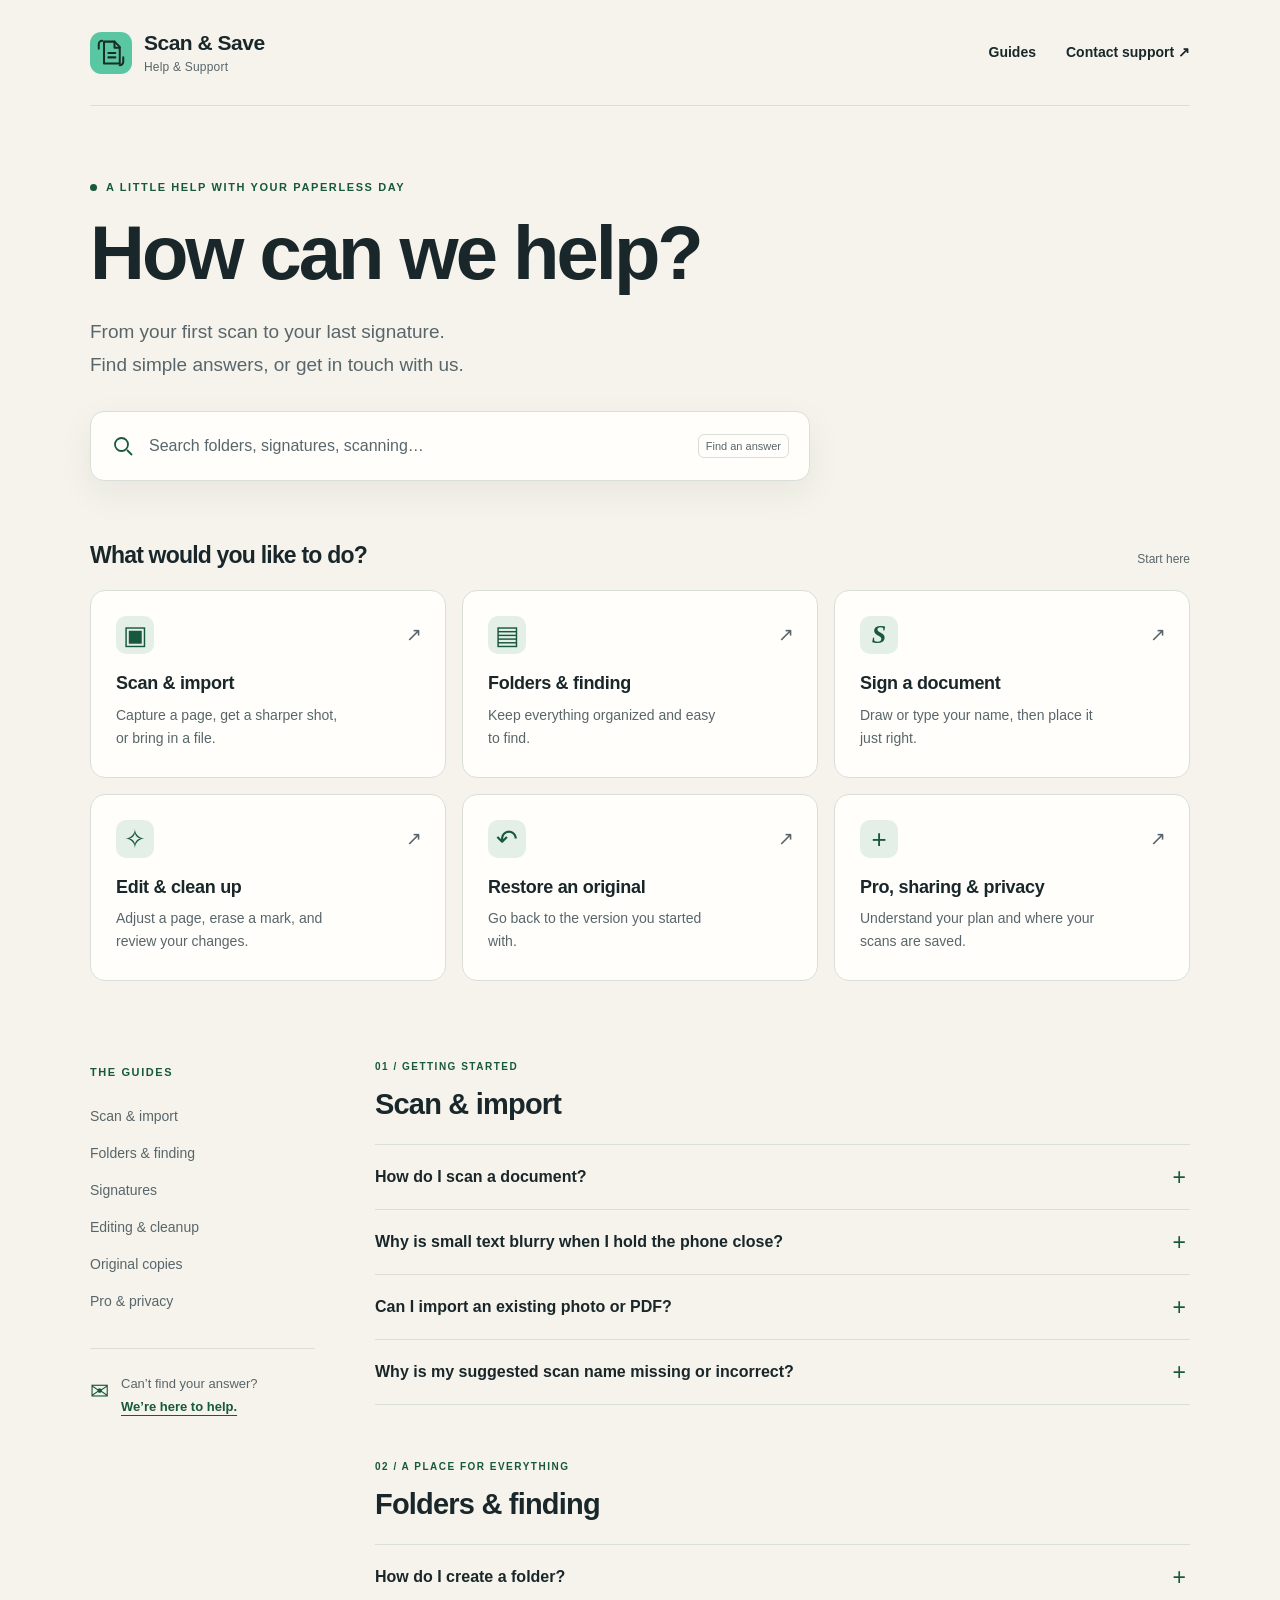
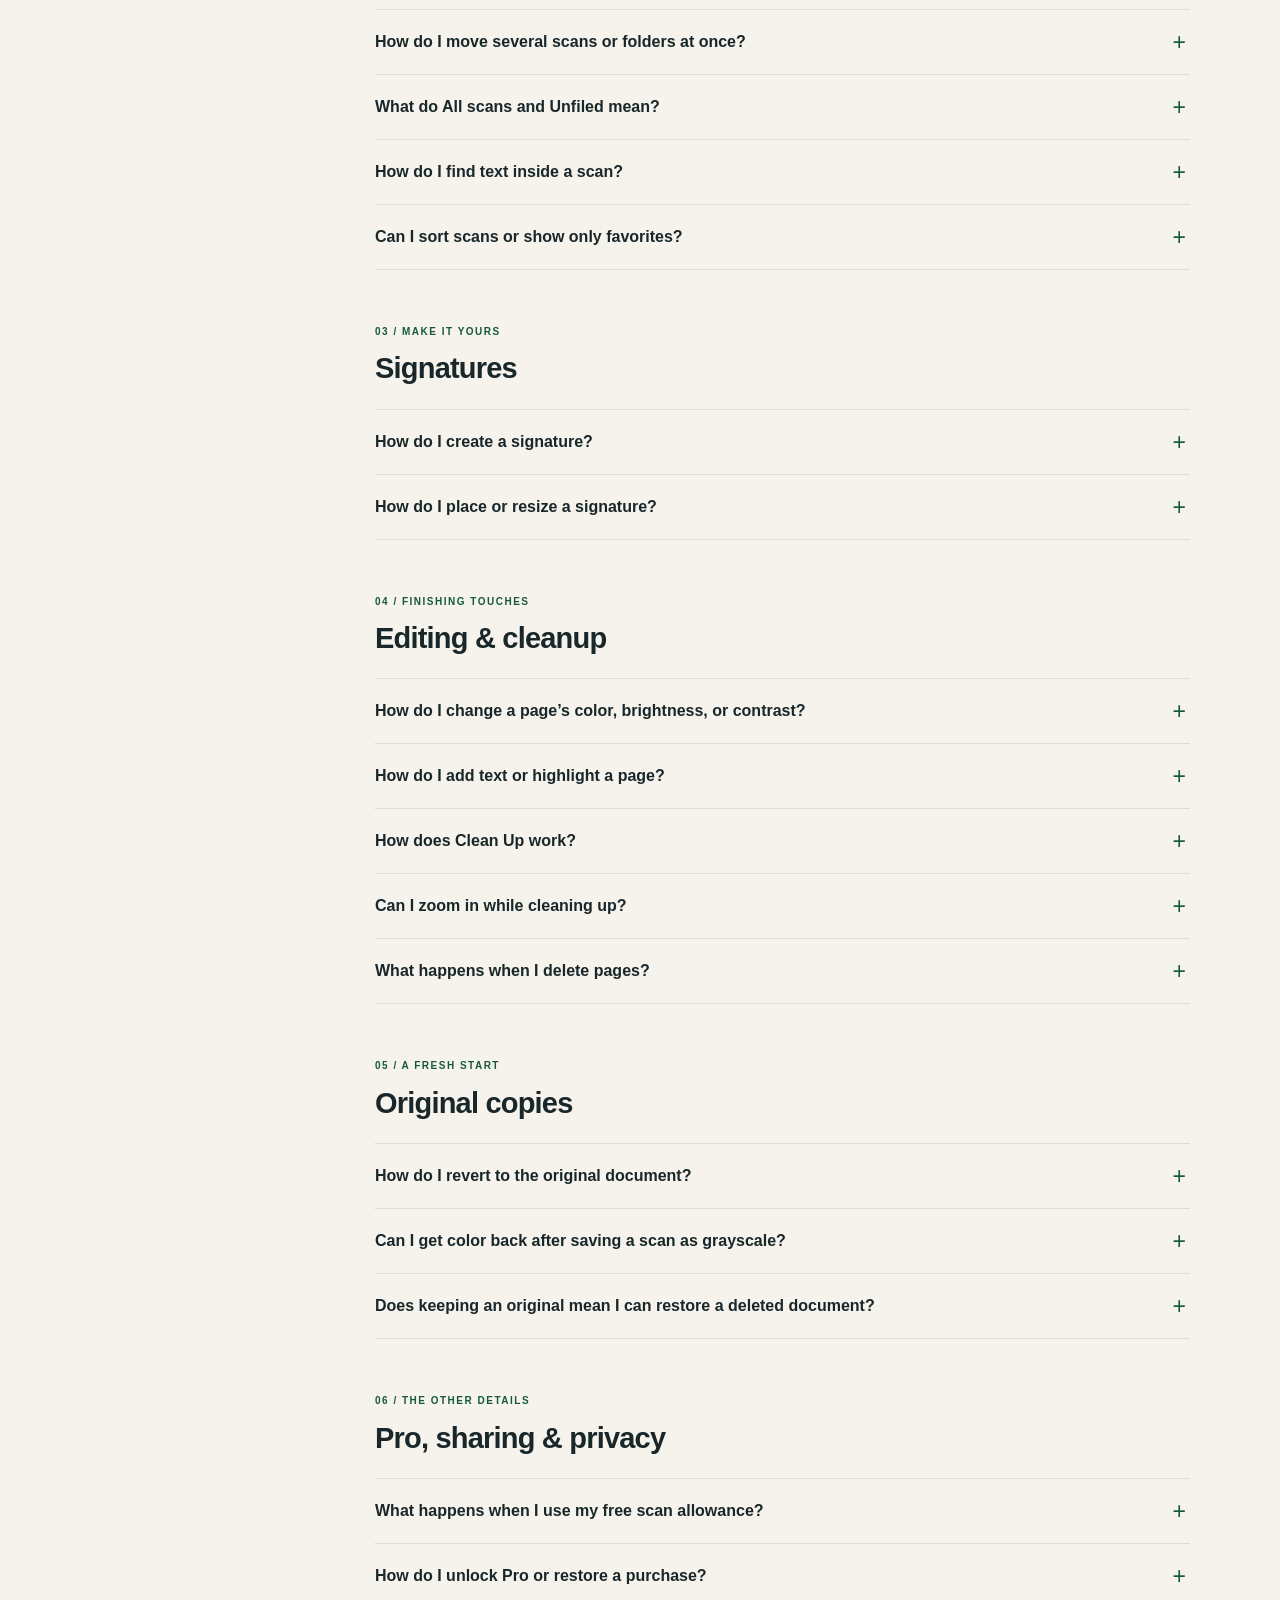
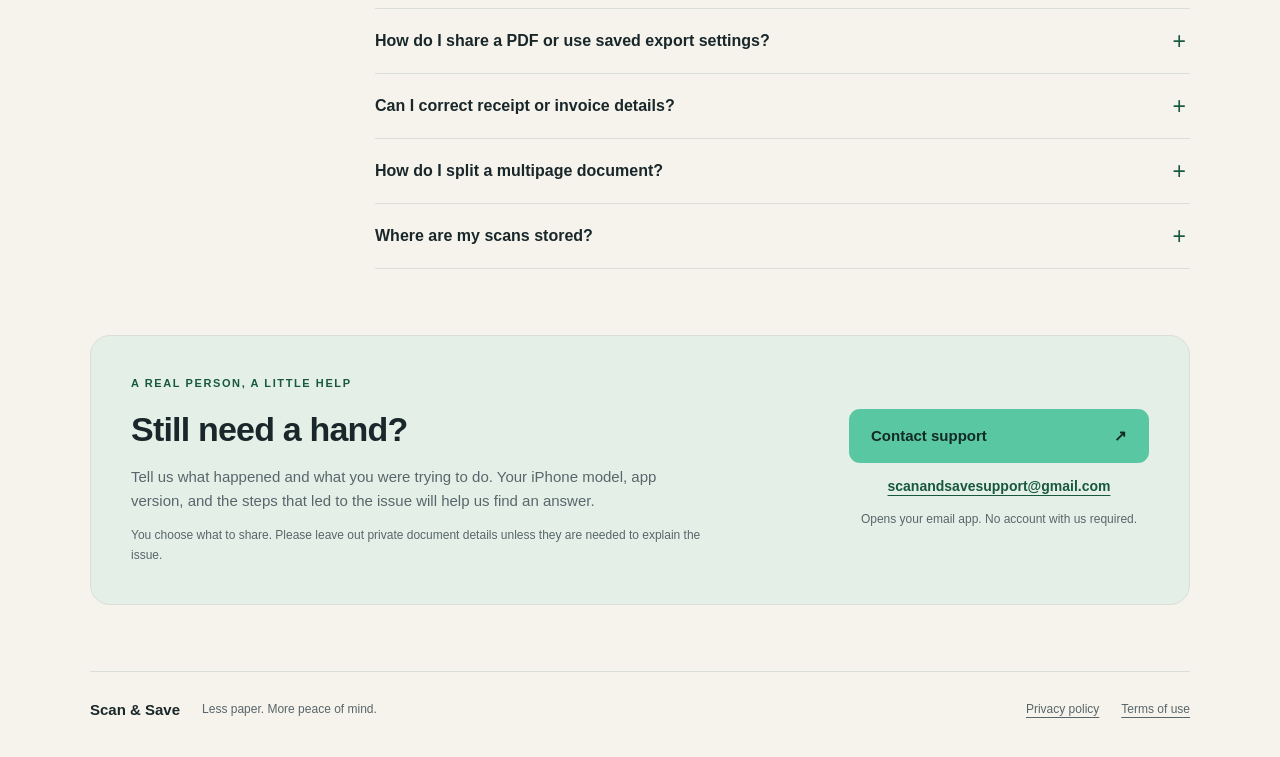
<file: index.html>
<!doctype html>
<html lang="en">
<head>
  <meta charset="utf-8">
  <meta name="viewport" content="width=device-width, initial-scale=1">
  <meta name="color-scheme" content="light dark">
  <meta name="description" content="Help with Scan & Save for iPhone: scanning, folders, signatures, cleanup, original copies, and Pro.">
  <title>Scan & Save · Help & Support</title>
  <link rel="icon" href="icon.svg" type="image/svg+xml">
  <link rel="stylesheet" href="styles.css">
  <script src="support.js" defer></script>
</head>
<body>
<a class="skip-link" href="#main">Skip to help</a>
<header class="site-header wrap">
  <a class="brand" href="./" aria-label="Scan and Save support home">
    <img src="icon.svg" width="42" height="42" alt="">
    <span>Scan &amp; Save<small>Help &amp; Support</small></span>
  </a>
  <nav aria-label="Main navigation">
    <a href="#topics">Guides</a>
    <a href="#contact">Contact support <span aria-hidden="true">↗</span></a>
  </nav>
</header>
<main id="main">
  <section class="hero wrap" aria-labelledby="hero-title">
    <p class="eyebrow"><span class="status-dot" aria-hidden="true"></span> A little help with your paperless day</p>
    <h1 id="hero-title">How can we help?</h1>
    <p class="intro">From your first scan to your last signature.<br class="desktop-break"> Find simple answers, or get in touch with us.</p>
    <div class="search-box">
      <svg viewBox="0 0 24 24" width="24" height="24" fill="none" stroke="currentColor" stroke-width="1.8" aria-hidden="true"><circle cx="10.5" cy="10.5" r="6.5"/><path d="m16 16 5 5"/></svg>
      <label class="sr-only" for="help-search">Search help topics</label>
      <input id="help-search" type="search" placeholder="Search folders, signatures, scanning…" autocomplete="off" aria-controls="help-topics" disabled>
      <span class="search-hint" aria-hidden="true">Find an answer</span>
    </div>
    <noscript><p>You can browse every guide below without turning on JavaScript.</p></noscript>
    <p id="search-status" class="search-status" role="status" aria-live="polite" hidden></p>
  </section>

  <section class="wrap" id="topics" aria-labelledby="topics-title">
    <div class="section-heading"><h2 id="topics-title">What would you like to do?</h2><span class="quiet">Start here</span></div>
    <div class="topic-grid">
      <a class="topic-card" href="#scanning"><span class="topic-icon" aria-hidden="true">▣</span><h3>Scan &amp; import</h3><p>Capture a page, get a sharper shot, or bring in a file.</p><span class="card-arrow" aria-hidden="true">↗</span></a>
      <a class="topic-card" href="#folders"><span class="topic-icon" aria-hidden="true">▤</span><h3>Folders &amp; finding</h3><p>Keep everything organized and easy to find.</p><span class="card-arrow" aria-hidden="true">↗</span></a>
      <a class="topic-card" href="#signatures"><span class="topic-icon script-icon" aria-hidden="true">S</span><h3>Sign a document</h3><p>Draw or type your name, then place it just right.</p><span class="card-arrow" aria-hidden="true">↗</span></a>
      <a class="topic-card" href="#editing"><span class="topic-icon" aria-hidden="true">✧</span><h3>Edit &amp; clean up</h3><p>Adjust a page, erase a mark, and review your changes.</p><span class="card-arrow" aria-hidden="true">↗</span></a>
      <a class="topic-card" href="#originals"><span class="topic-icon" aria-hidden="true">↶</span><h3>Restore an original</h3><p>Go back to the version you started with.</p><span class="card-arrow" aria-hidden="true">↗</span></a>
      <a class="topic-card" href="#pro"><span class="topic-icon" aria-hidden="true">+</span><h3>Pro, sharing &amp; privacy</h3><p>Understand your plan and where your scans are saved.</p><span class="card-arrow" aria-hidden="true">↗</span></a>
    </div>
  </section>

  <div class="wrap help-layout" id="help-topics">
    <aside class="guide-sidebar" aria-label="Guide topics">
      <p class="eyebrow">THE GUIDES</p>
      <a href="#scanning">Scan &amp; import</a><a href="#folders">Folders &amp; finding</a><a href="#signatures">Signatures</a><a href="#editing">Editing &amp; cleanup</a><a href="#originals">Original copies</a><a href="#pro">Pro &amp; privacy</a>
      <div class="sidebar-note"><span aria-hidden="true">✉</span><p>Can’t find your answer?<br><a href="#contact">We’re here to help.</a></p></div>
    </aside>
    <div class="guide-content">
      <section class="help-section" id="scanning" data-topic="Scan import camera focus photo file">
        <p class="eyebrow">01 / GETTING STARTED</p><h2>Scan &amp; import</h2>
        <details><summary>How do I scan a document?</summary><div class="answer"><ol><li>Tap <strong>Scan</strong>, or tap <strong>+</strong> and choose <strong>Scan with camera</strong>.</li><li>Use <strong>Full page</strong> for documents, or <strong>Close-up</strong> for small text.</li><li>Capture your pages and finish the scan.</li><li>Review the suggested name, change it if you like, then tap <strong>Save</strong>.</li></ol><p>Camera scanning needs a physical iPhone with camera access enabled.</p></div></details>
        <details><summary>Why is small text blurry when I hold the phone close?</summary><div class="answer"><p>Try <strong>Close-up</strong> at the top of the scanner. On supported iPhones, it uses the camera designed for nearby subjects. Tap the text to focus, hold steady, and use good lighting.</p><p>If the text is still blurry, move the phone back slightly. Close-up mode captures the whole photo; Full page mode handles automatic page detection.</p></div></details>
        <details><summary>Can I import an existing photo or PDF?</summary><div class="answer"><p>Tap <strong>+</strong> on the home screen, then choose <strong>Import photos</strong> or <strong>Import PDF or file</strong>. Select the files you want to bring into your library.</p></div></details>
        <details><summary>Why is my suggested scan name missing or incorrect?</summary><div class="answer"><p>The app reads text from the scan before suggesting a name. If it cannot find a useful name, you can enter one yourself or keep <strong>Untitled scan</strong>. You can also rename a saved scan by pressing and holding it, then choosing <strong>Rename</strong>.</p></div></details>
      </section>
      <section class="help-section" id="folders" data-topic="Folders tags move select organize search unfiled">
        <p class="eyebrow">02 / A PLACE FOR EVERYTHING</p><h2>Folders &amp; finding</h2>
        <details><summary>How do I create a folder?</summary><div class="answer"><p>Folders are included with Pro. On the home screen, tap <strong>+</strong>, then <strong>New folder</strong>. Give it a name and tap <strong>Create</strong>. Open an existing folder first if you want the new folder inside it.</p></div></details>
        <details><summary>How do I move several scans or folders at once?</summary><div class="answer"><ol><li>Tap <strong>Edit</strong> beside the folder title.</li><li>Select the scans or folders you want to move. You can use <strong>Select all</strong>.</li><li>Tap <strong>Move</strong> and choose a destination.</li></ol><p>To make a destination while moving, choose <strong>New folder</strong>, enter its name, choose where it belongs, then tap <strong>Create and move</strong>. The library opens the destination after a successful move.</p></div></details>
        <details><summary>What do All scans and Unfiled mean?</summary><div class="answer"><p><strong>All scans</strong> shows every document in your library. <strong>Unfiled</strong> shows documents that have not been assigned to a folder.</p><p>In Edit mode, selecting All scans selects every document; selecting Unfiled selects only documents without a folder. These built-in views stay available after their contents are moved or deleted.</p></div></details>
        <details><summary>How do I find text inside a scan?</summary><div class="answer"><p>Use <strong>Search scans</strong> on the home screen. Search checks document names, folder names, tags, and readable text found inside your scans. A search covers the whole library, even when you start inside a folder.</p></div></details>
<details><summary>Can I sort scans or show only favorites?</summary><div class="answer"><p>With Pro, use the sorting and filtering menu above your library. Choose newest, name, or recently modified; show favorites only; or choose a tag. Your preferences are remembered. Clear filters to see the full list again.</p><p>When a filter is active, bulk selection applies to visible scans.</p></div></details>
      </section>
      <section class="help-section" id="signatures" data-topic="Signature sign type draw font resize drag">
        <p class="eyebrow">03 / MAKE IT YOURS</p><h2>Signatures</h2>
        <details><summary>How do I create a signature?</summary><div class="answer"><p>With Pro, open a document, tap the <strong>sparkle menu</strong>, choose <strong>Pro tools</strong>, then <strong>Create saved signature</strong>. You can draw your signature or choose <strong>Type</strong> to enter your name and preview different styles. Tap <strong>Save</strong> to keep it on your device.</p><p>You can also create a signature from the page editor when placing one.</p></div></details>
        <details><summary>How do I place or resize a signature?</summary><div class="answer"><ol><li>Open the document and tap the <strong>pencil</strong>.</li><li>Choose <strong>Actions → Add signature</strong> beside the page.</li><li>Drag the signature into position. Pinch or drag its corner to resize it.</li><li>Tap <strong>Apply</strong>, then <strong>Save</strong> in the page editor.</li></ol><p>A saved signature can be reused on another document.</p></div></details>
      </section>
      <section class="help-section" id="editing" data-topic="Edit cleanup clean erase mark shadow grayscale gray contrast zoom undo delete pages">
        <p class="eyebrow">04 / FINISHING TOUCHES</p><h2>Editing &amp; cleanup</h2>
        <details><summary>How do I change a page’s color, brightness, or contrast?</summary><div class="answer"><p>Open a document, tap the <strong>pencil</strong>, then choose <strong>Actions → Enhance page</strong> beside a page. Adjust the controls, then tap <strong>Apply</strong> in the top-right corner. Tap <strong>Save</strong> in the page editor to keep your changes.</p></div></details>
        <details><summary>How do I add text or highlight a page?</summary><div class="answer"><p>Open the document, tap the <strong>pencil</strong>, then choose <strong>Actions → Add text or highlight</strong> beside a page. Add an item, choose its color, and drag or resize it into position. Tap <strong>Apply</strong>, then <strong>Save</strong> in the page editor.</p><p>Applied text and highlights become part of the page. Revert to original removes later page edits.</p></div></details>
        <details><summary>How does Clean Up work?</summary><div class="answer"><p>In the page editor, choose <strong>Actions → Clean up marks</strong>. Select a mark on plain paper, then tap <strong>Preview cleanup</strong>. The tool fills the selection with a nearby paper color, or white if you choose <strong>Use white paper</strong>.</p><p>Use <strong>Undo</strong> to step back, <strong>Save</strong> to accept the preview, or <strong>Cancel</strong> to discard it. Then save the page editor.</p><p><strong>Anything inside the selection is erased.</strong> Clean Up cannot reconstruct text or artwork hidden beneath a mark.</p></div></details>
        <details><summary>Can I zoom in while cleaning up?</summary><div class="answer"><p>Yes. <strong>Pinch</strong> to zoom, move the page with <strong>two fingers</strong>, and drag with <strong>one finger</strong> to select an area. Tap <strong>Fit page</strong> to see the whole page again.</p></div></details>
        <details><summary>What happens when I delete pages?</summary><div class="answer"><p>Page deletions are saved immediately. If you delete the last page, the app asks whether you want to delete the entire document.</p><p>You can restore pages removed from an existing document with <strong>Revert to original</strong>. Deleting the entire document also removes its saved original.</p></div></details>
      </section>
      <section class="help-section" id="originals" data-topic="Original restore revert backup undo color grayscale gray lost pages">
        <p class="eyebrow">05 / A FRESH START</p><h2>Original copies</h2>
        <details><summary>How do I revert to the original document?</summary><div class="answer"><p>Open the document, tap the <strong>sparkle menu</strong>, choose <strong>Revert to original</strong>, and confirm. This restores the original pages, including available color and pages removed during editing. Later page edits, signatures, and cleanup are removed. The document’s name and folder stay the same.</p></div></details>
        <details><summary>Can I get color back after saving a scan as grayscale?</summary><div class="answer"><p>If the saved original contains color, <strong>Revert to original</strong> brings it back. New scans preserve the camera-provided images before the app’s color filter; imports preserve their source.</p><p>For documents saved before original-copy preservation was added, the earliest available version is the one saved at that time. Color already discarded from that version cannot be recovered.</p></div></details>
        <details><summary>Does keeping an original mean I can restore a deleted document?</summary><div class="answer"><p>No. The original is kept alongside a document for reverting edits. Deleting the entire document removes both copies. Keep a separate copy of documents you need to retain, and check that any cloud synchronization has completed before relying on it.</p></div></details>
      </section>
      <section class="help-section" id="pro" data-topic="Pro purchase restore free limit rewarded video share export recipe iCloud privacy account">
        <p class="eyebrow">06 / THE OTHER DETAILS</p><h2>Pro, sharing &amp; privacy</h2>
        <details><summary>What happens when I use my free scan allowance?</summary><div class="answer"><p>The free plan includes two scan sessions per day, with up to ten pages per session. The limit prompt offers <strong>Watch a video</strong>, <strong>Unlock Pro</strong>, and <strong>Cancel</strong>. A rewarded video can provide another session when a video is available.</p></div></details>
        <details><summary>How do I unlock Pro or restore a purchase?</summary><div class="answer"><p>Open <strong>Settings → Scan &amp; Save Pro</strong>. Choose <strong>Unlock Pro</strong> to view the available purchase, or <strong>Restore Purchase</strong> if you already bought Pro using your Apple Account.</p><p>If the app says purchases are not available yet, please check back later or contact support. Your existing scans remain available.</p></div></details>
        <details><summary>How do I share a PDF or use saved export settings?</summary><div class="answer"><p>Open a scan and tap the <strong>Share</strong> icon to send its PDF to an app or location you choose. Pro’s Advanced Export offers additional format and quality settings.</p><p>In <strong>Advanced export</strong>, choose PDF, images, or both; current edits or the original; and the quality you need. <strong>Make text searchable</strong> adds selectable text to the exported PDF. You can cancel while the file is being prepared.</p><p>Save settings with a name, then use <strong>Pro tools → Saved export presets</strong> to run, edit, or delete them. Running a preset prepares the export and opens the sharing menu; you choose where it goes.</p></div></details>
        <details><summary>Can I correct receipt or invoice details?</summary><div class="answer"><p>Choose <strong>Pro tools → Receipt &amp; invoice details</strong>. Review the suggested business, date, total, tax, and invoice number. Correct any field and tap <strong>Save</strong>. Your corrections stay with the document.</p></div></details><details><summary>How do I split a multipage document?</summary><div class="answer"><p>Choose <strong>Pro tools → Split into separate documents</strong>. Select a page count per document, or enter page ranges such as <strong>1-3; 4-6; 7</strong>. A semicolon starts a new document; commas combine ranges. Review the preview and tap <strong>Create</strong>.</p><p>The source stays in your library. New documents appear in its folder, each with its own original copy.</p></div></details>
        <details><summary>Where are my scans stored?</summary><div class="answer"><p>Documents are saved on your device. With Pro, open <strong>Settings → Private iCloud Sync</strong> to turn sync on, check its status, or retry. Sync checks incoming changes while the app is open and keeps failed changes for retry. Folder paths attached to documents sync; empty folders, signatures, and export presets currently stay on their own device. Deleting a document also deletes its synced copy. Sharing a scan passes the selected file to the app or service you choose.</p><p>You do not need a Scan &amp; Save account. See our <a href="privacy.html">privacy policy</a> for more information.</p></div></details>
      </section>
      <div id="no-results" class="no-results" hidden><h2>No matching guide yet.</h2><p>Try a shorter search, browse the topics above, or <a href="#contact">contact support</a>.</p><button class="text-button" id="clear-search" type="button">Clear search</button></div>
    </div>
  </div>

  <section class="contact-section wrap" id="contact" aria-labelledby="contact-title">
    <div><p class="eyebrow">A REAL PERSON, A LITTLE HELP</p><h2 id="contact-title">Still need a hand?</h2><p>Tell us what happened and what you were trying to do. Your iPhone model, app version, and the steps that led to the issue will help us find an answer.</p><p class="contact-note">You choose what to share. Please leave out private document details unless they are needed to explain the issue.</p></div>
    <div class="contact-action"><a class="primary-button" href="mailto:scanandsavesupport@gmail.com?subject=Scan%20%26%20Save%20support">Contact support <span aria-hidden="true">↗</span></a><a class="email-link" href="mailto:scanandsavesupport@gmail.com">scanandsavesupport@gmail.com</a><span class="quiet">Opens your email app. No account with us required.</span></div>
  </section>
</main>
<footer class="site-footer wrap"><a class="footer-brand" href="./">Scan &amp; Save</a><p>Less paper. More peace of mind.</p><nav aria-label="Legal"><a href="privacy.html">Privacy policy</a><a href="terms.html">Terms of use</a></nav></footer>
</body>
</html>
</file>
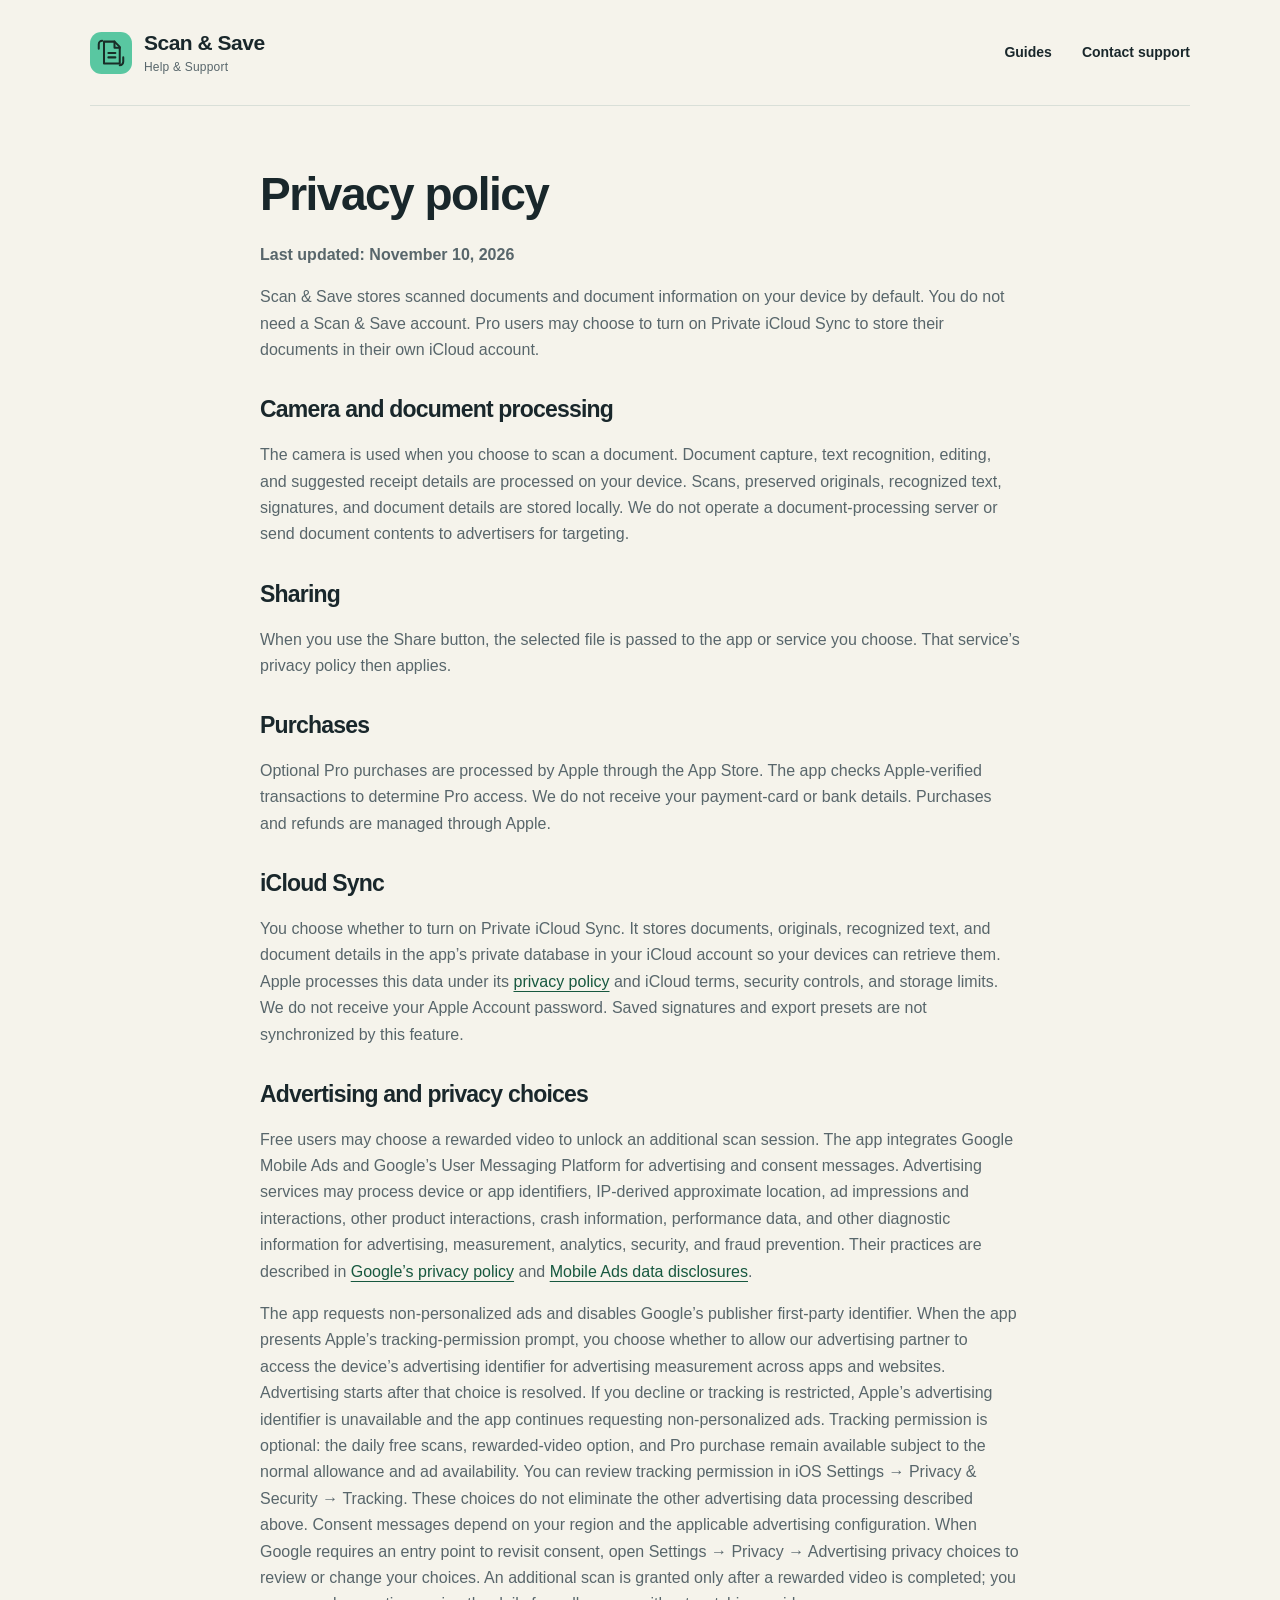
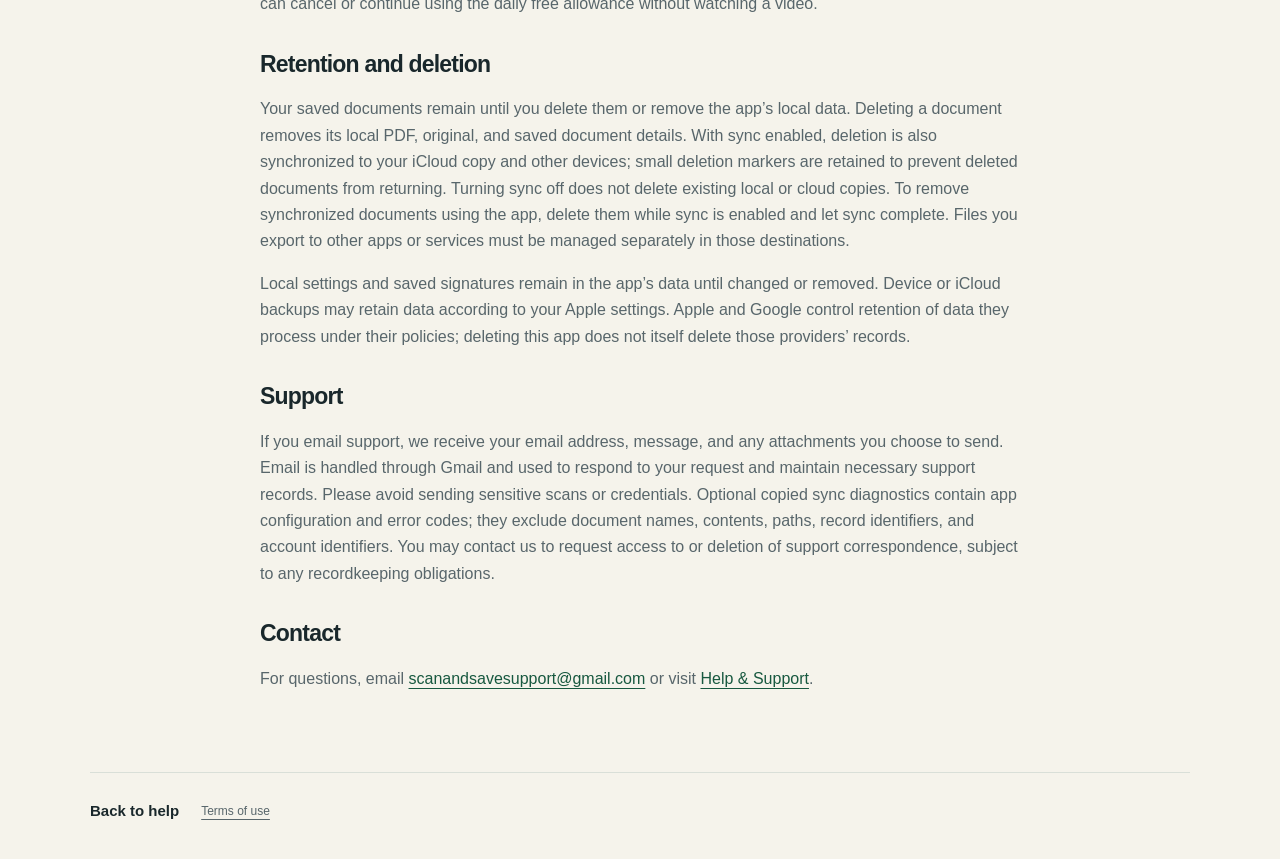
<file: privacy.html>
<!doctype html>
<html lang="en"><head><meta charset="utf-8"><meta name="viewport" content="width=device-width,initial-scale=1"><meta name="color-scheme" content="light dark">
<title>Scan &amp; Save Privacy Policy</title>
<link rel="icon" href="icon.svg" type="image/svg+xml"><link rel="stylesheet" href="styles.css"></head><body>
<header class="site-header wrap"><a class="brand" href="./"><img src="icon.svg" width="42" height="42" alt=""><span>Scan &amp; Save<small>Help &amp; Support</small></span></a><nav aria-label="Main navigation"><a href="./">Guides</a><a href="./#contact">Contact support</a></nav></header>
<main class="legal wrap">
<h1>Privacy policy</h1><p><strong>Last updated: November 10, 2026</strong></p>
<p>Scan &amp; Save stores scanned documents and document information on your device by default. You do not need a Scan &amp; Save account. Pro users may choose to turn on Private iCloud Sync to store their documents in their own iCloud account.</p>
<h2>Camera and document processing</h2><p>The camera is used when you choose to scan a document. Document capture, text recognition, editing, and suggested receipt details are processed on your device. Scans, preserved originals, recognized text, signatures, and document details are stored locally. We do not operate a document-processing server or send document contents to advertisers for targeting.</p>
<h2>Sharing</h2><p>When you use the Share button, the selected file is passed to the app or service you choose. That service’s privacy policy then applies.</p>
<h2>Purchases</h2><p>Optional Pro purchases are processed by Apple through the App Store. The app checks Apple-verified transactions to determine Pro access. We do not receive your payment-card or bank details. Purchases and refunds are managed through Apple.</p>
<h2>iCloud Sync</h2><p>You choose whether to turn on Private iCloud Sync. It stores documents, originals, recognized text, and document details in the app’s private database in your iCloud account so your devices can retrieve them. Apple processes this data under its <a href="https://www.apple.com/legal/privacy/">privacy policy</a> and iCloud terms, security controls, and storage limits. We do not receive your Apple Account password. Saved signatures and export presets are not synchronized by this feature.</p>
<h2>Advertising and privacy choices</h2><p>Free users may choose a rewarded video to unlock an additional scan session. The app integrates Google Mobile Ads and Google’s User Messaging Platform for advertising and consent messages. Advertising services may process device or app identifiers, IP-derived approximate location, ad impressions and interactions, other product interactions, crash information, performance data, and other diagnostic information for advertising, measurement, analytics, security, and fraud prevention. Their practices are described in <a href="https://policies.google.com/privacy">Google’s privacy policy</a> and <a href="https://developers.google.com/admob/ios/privacy/data-disclosure">Mobile Ads data disclosures</a>.</p>
<p>The app requests non-personalized ads and disables Google’s publisher first-party identifier. When the app presents Apple’s tracking-permission prompt, you choose whether to allow our advertising partner to access the device’s advertising identifier for advertising measurement across apps and websites. Advertising starts after that choice is resolved. If you decline or tracking is restricted, Apple’s advertising identifier is unavailable and the app continues requesting non-personalized ads. Tracking permission is optional: the daily free scans, rewarded-video option, and Pro purchase remain available subject to the normal allowance and ad availability. You can review tracking permission in iOS Settings → Privacy &amp; Security → Tracking. These choices do not eliminate the other advertising data processing described above. Consent messages depend on your region and the applicable advertising configuration. When Google requires an entry point to revisit consent, open Settings → Privacy → Advertising privacy choices to review or change your choices. An additional scan is granted only after a rewarded video is completed; you can cancel or continue using the daily free allowance without watching a video.</p>
<h2>Retention and deletion</h2><p>Your saved documents remain until you delete them or remove the app’s local data. Deleting a document removes its local PDF, original, and saved document details. With sync enabled, deletion is also synchronized to your iCloud copy and other devices; small deletion markers are retained to prevent deleted documents from returning. Turning sync off does not delete existing local or cloud copies. To remove synchronized documents using the app, delete them while sync is enabled and let sync complete. Files you export to other apps or services must be managed separately in those destinations.</p>
<p>Local settings and saved signatures remain in the app’s data until changed or removed. Device or iCloud backups may retain data according to your Apple settings. Apple and Google control retention of data they process under their policies; deleting this app does not itself delete those providers’ records.</p>
<h2>Support</h2><p>If you email support, we receive your email address, message, and any attachments you choose to send. Email is handled through Gmail and used to respond to your request and maintain necessary support records. Please avoid sending sensitive scans or credentials. Optional copied sync diagnostics contain app configuration and error codes; they exclude document names, contents, paths, record identifiers, and account identifiers. You may contact us to request access to or deletion of support correspondence, subject to any recordkeeping obligations.</p>
<h2>Contact</h2><p>For questions, email <a href="mailto:scanandsavesupport@gmail.com">scanandsavesupport@gmail.com</a> or visit <a href="./#contact">Help &amp; Support</a>.</p>
</main><footer class="site-footer wrap"><a class="footer-brand" href="./">Back to help</a><nav aria-label="Legal"><a href="terms.html">Terms of use</a></nav></footer></body></html>
</file>
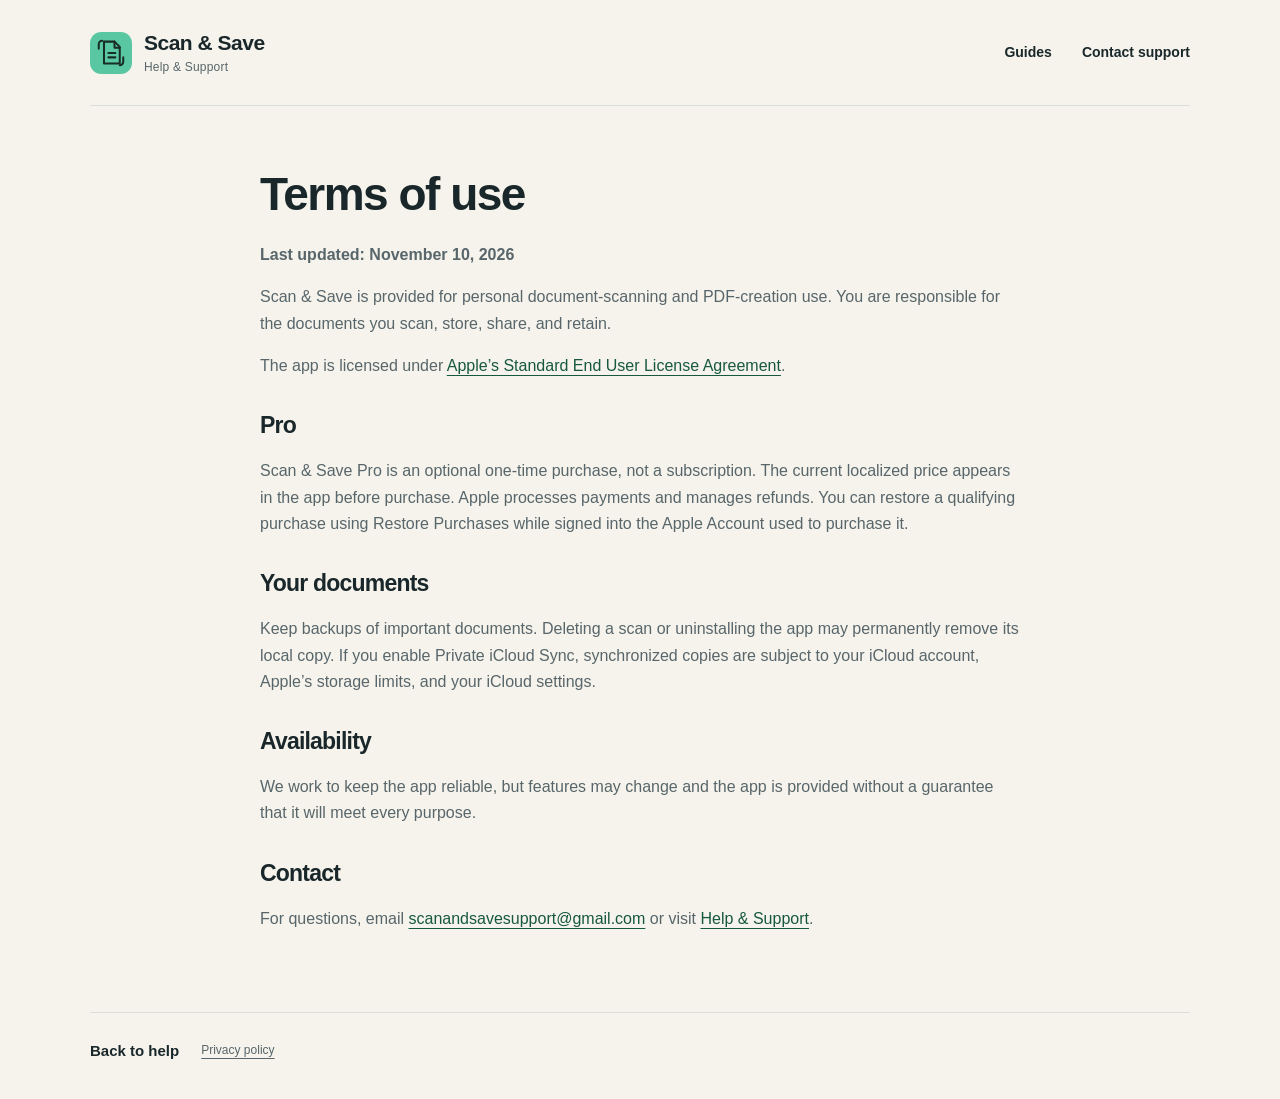
<file: terms.html>
<!doctype html>
<html lang="en"><head><meta charset="utf-8"><meta name="viewport" content="width=device-width,initial-scale=1"><meta name="color-scheme" content="light dark">
<title>Scan &amp; Save Terms of Use</title>
<link rel="icon" href="icon.svg" type="image/svg+xml"><link rel="stylesheet" href="styles.css"></head><body>
<header class="site-header wrap"><a class="brand" href="./"><img src="icon.svg" width="42" height="42" alt=""><span>Scan &amp; Save<small>Help &amp; Support</small></span></a><nav aria-label="Main navigation"><a href="./">Guides</a><a href="./#contact">Contact support</a></nav></header>
<main class="legal wrap">
<h1>Terms of use</h1><p><strong>Last updated: November 10, 2026</strong></p>
<p>Scan &amp; Save is provided for personal document-scanning and PDF-creation use. You are responsible for the documents you scan, store, share, and retain.</p>
<p>The app is licensed under <a href="https://www.apple.com/legal/internet-services/itunes/dev/stdeula/">Apple’s Standard End User License Agreement</a>.</p>
<h2>Pro</h2><p>Scan &amp; Save Pro is an optional one-time purchase, not a subscription. The current localized price appears in the app before purchase. Apple processes payments and manages refunds. You can restore a qualifying purchase using Restore Purchases while signed into the Apple Account used to purchase it.</p>
<h2>Your documents</h2><p>Keep backups of important documents. Deleting a scan or uninstalling the app may permanently remove its local copy. If you enable Private iCloud Sync, synchronized copies are subject to your iCloud account, Apple’s storage limits, and your iCloud settings.</p>
<h2>Availability</h2><p>We work to keep the app reliable, but features may change and the app is provided without a guarantee that it will meet every purpose.</p>
<h2>Contact</h2><p>For questions, email <a href="mailto:scanandsavesupport@gmail.com">scanandsavesupport@gmail.com</a> or visit <a href="./#contact">Help &amp; Support</a>.</p>
</main><footer class="site-footer wrap"><a class="footer-brand" href="./">Back to help</a><nav aria-label="Legal"><a href="privacy.html">Privacy policy</a></nav></footer></body></html>
</file>
<file: styles.css>
:root{color-scheme:light dark;--paper:#f5f3eb;--ink:#19272b;--muted:#58666b;--surface:#fffefa;--line:#d9dfd8;--mint:#59c7a1;--accent:#17583f;--tint:#e4f0e7;--hover:#eff4ed;--shadow:0 12px 36px #182b2210}
*{box-sizing:border-box}html{scroll-behavior:smooth;scroll-padding-top:30px}body{margin:0;background:var(--paper);color:var(--ink);font:16px/1.65 -apple-system,BlinkMacSystemFont,"Segoe UI",sans-serif;-webkit-font-smoothing:antialiased}a{color:var(--accent);text-underline-offset:4px}a:hover{text-decoration-thickness:2px}button,input{font:inherit}button,a,input,summary{-webkit-tap-highlight-color:transparent}a:focus-visible,button:focus-visible,input:focus-visible,summary:focus-visible{outline:3px solid var(--accent);outline-offset:5px}button{cursor:pointer}.wrap{width:min(1100px,calc(100% - 64px));margin-inline:auto}.site-header{display:flex;align-items:center;justify-content:space-between;padding-block:30px;border-bottom:1px solid var(--line);gap:24px}.brand{display:flex;align-items:center;gap:12px;text-decoration:none;color:var(--ink);font-weight:750;letter-spacing:-.5px;font-size:21px;line-height:1.25}.brand small{display:block;font-size:12px;letter-spacing:.2px;font-weight:500;color:var(--muted);margin-top:4px}.site-header nav{display:flex;gap:30px;align-items:center;font-size:14px;font-weight:600}.site-header nav a{text-decoration:none;color:var(--ink)}.hero{padding-block:72px 60px}.eyebrow{font-size:11px;font-weight:750;letter-spacing:1.6px;text-transform:uppercase;color:var(--accent);margin:0 0 16px;display:flex;align-items:center;gap:9px}.status-dot{width:7px;height:7px;border-radius:50%;background:var(--accent)}h1,h2,h3,p{overflow-wrap:break-word}h1{font-size:clamp(44px,6.4vw,76px);line-height:1.08;letter-spacing:-3px;margin:0 0 22px;font-weight:750}h2{font-size:29px;letter-spacing:-.8px;line-height:1.25;margin:0 0 18px}h3{font-size:18px;line-height:1.3;letter-spacing:-.3px;margin:18px 0 8px}.intro{font-size:19px;line-height:1.7;color:var(--muted);margin:0 0 30px}.search-box{display:flex;align-items:center;gap:14px;max-width:720px;border:1px solid var(--line);background:var(--surface);border-radius:14px;padding:18px 20px;box-shadow:var(--shadow);color:var(--accent)}.search-box input{background:transparent;border:0;min-width:0;flex:1;color:var(--ink);outline:none;font-size:16px;padding:3px 0}.search-box input:focus-visible{outline:0}.search-box:focus-within{outline:2px solid var(--accent);outline-offset:2px}input::placeholder{color:var(--muted);opacity:1}.search-hint{font-size:11px;color:var(--muted);border:1px solid var(--line);border-radius:6px;padding:2px 7px;white-space:nowrap}.search-status{font-size:14px;color:var(--muted);margin-bottom:0}.section-heading{display:flex;align-items:baseline;justify-content:space-between;gap:16px;margin-bottom:20px}.section-heading h2{font-size:23px;margin:0}.quiet{font-size:12px;color:var(--muted)}.topic-grid{display:grid;grid-template-columns:repeat(3,minmax(0,1fr));gap:16px}.topic-card{display:block;position:relative;padding:25px 25px 27px;border:1px solid var(--line);border-radius:15px;background:var(--surface);text-decoration:none;color:var(--ink);transition:transform .18s,border-color .18s,background .18s}.topic-card:hover{transform:translateY(-3px);background:var(--hover);border-color:var(--accent)}.topic-card p{font-size:14px;line-height:1.65;margin:0;max-width:235px;color:var(--muted)}.topic-icon{display:inline-flex;align-items:center;justify-content:center;width:38px;height:38px;background:var(--tint);color:var(--accent);border-radius:10px;font-size:26px;font-weight:400;line-height:1}.script-icon{font-family:Georgia,serif;font-style:italic;font-weight:bold}.card-arrow{position:absolute;right:23px;top:28px;color:var(--muted);font-size:19px}.help-layout{display:grid;grid-template-columns:225px minmax(0,1fr);gap:60px;padding-top:78px}.guide-sidebar{align-self:start;position:sticky;top:30px;padding-top:4px}.guide-sidebar>a{display:block;text-decoration:none;color:var(--muted);font-size:14px;padding:7px 0}.guide-sidebar>a:hover{color:var(--accent)}.sidebar-note{margin-top:28px;padding-top:24px;border-top:1px solid var(--line);display:flex;gap:12px}.sidebar-note>span{font-size:23px;color:var(--accent)}.sidebar-note p{font-size:13px;line-height:1.75;margin:0;color:var(--muted)}.sidebar-note a{font-weight:650}.help-section{margin-bottom:54px;scroll-margin-top:30px}.help-section>.eyebrow{font-size:10px;letter-spacing:1.5px;margin-bottom:10px}.help-section h2{margin-bottom:22px}details{border-top:1px solid var(--line)}details:last-child{border-bottom:1px solid var(--line)}summary{position:relative;cursor:pointer;list-style:none;padding:20px 34px 20px 0;font-size:16px;font-weight:650;line-height:1.5}summary::-webkit-details-marker{display:none}summary::after{content:"+";position:absolute;right:4px;top:18px;font-size:23px;line-height:1.3;font-weight:400;color:var(--accent)}details[open]>summary::after{content:"−"}.answer{padding:0 32px 20px 0;font-size:15px;color:var(--muted)}.answer p{margin:0 0 12px}.answer p:last-child{margin-bottom:0}.answer ol{padding-left:22px;margin:0 0 16px}.answer li{padding-left:4px;margin-bottom:7px}.answer strong{color:var(--ink);font-weight:650}.no-results{padding:30px;border:1px solid var(--line);border-radius:14px;background:var(--surface)}.no-results h2{font-size:24px}.text-button{color:var(--accent);border:0;background:none;padding:8px 0;text-decoration:underline;font-weight:650}.contact-section{background:var(--tint);border:1px solid var(--line);border-radius:20px;padding:38px 40px;margin-block:12px 66px;display:grid;grid-template-columns:minmax(0,1fr) 300px;gap:42px;align-items:center}.contact-section h2{font-size:34px;margin-bottom:14px}.contact-section p:not(.eyebrow){font-size:15px;color:var(--muted);max-width:570px;margin:0 0 12px}.contact-section p.contact-note{font-size:12px;margin-bottom:0}.contact-action{display:flex;flex-direction:column;gap:12px;align-items:center;text-align:center}.primary-button{display:flex;align-items:center;justify-content:space-between;gap:25px;min-height:54px;width:100%;padding:13px 22px;background:var(--mint);color:#132a25;border-radius:11px;text-decoration:none;font-weight:750;font-size:15px}.primary-button:hover{filter:brightness(.96);text-decoration:none}.email-link{font-size:14px;font-weight:650;overflow-wrap:anywhere}.site-footer{border-top:1px solid var(--line);padding-block:26px 35px;display:flex;align-items:center;gap:22px;font-size:12px;color:var(--muted)}.footer-brand{font-size:15px;font-weight:750;color:var(--ink);text-decoration:none}.site-footer p{margin:0;flex:1}.site-footer nav{display:flex;gap:22px}.site-footer nav a{color:var(--muted)}.skip-link{position:absolute;top:-100px;left:16px;background:var(--mint);color:#132a25;padding:12px;z-index:10;border-radius:8px}.skip-link:focus{top:12px}.sr-only{position:absolute;width:1px;height:1px;padding:0;margin:-1px;overflow:hidden;clip:rect(0,0,0,0);white-space:nowrap;border:0}[hidden]{display:none!important}.legal{max-width:760px;margin:64px auto 80px}.legal h1{font-size:46px;letter-spacing:-1.5px}.legal h2{font-size:23px;margin-top:32px}.legal p{color:var(--muted)}
@media(prefers-color-scheme:dark){:root{--paper:#111719;--ink:#f0f4f2;--muted:#b7c5c5;--surface:#1b2325;--line:#364447;--accent:#8be0bd;--tint:#20332d;--hover:#24312f;--shadow:0 12px 36px #0002}}
@media(max-width:800px){.wrap{width:calc(100% - 40px)}.topic-grid{grid-template-columns:repeat(2,minmax(0,1fr))}.help-layout{grid-template-columns:1fr;padding-top:55px;gap:0}.guide-sidebar{display:none}.contact-section{grid-template-columns:1fr;padding:30px;gap:25px}.contact-action{align-items:flex-start;text-align:left;max-width:340px}.site-footer{flex-wrap:wrap}.site-footer p{flex-basis:60%}.site-footer nav{width:100%}.hero{padding-block:52px 40px}}
@media(max-width:480px){.wrap{width:calc(100% - 32px)}.site-header{padding-block:22px}.brand{font-size:18px}.site-header nav{gap:14px;font-size:13px}.site-header nav>a:first-child{display:none}.hero h1{letter-spacing:-1.8px}.hero .eyebrow{font-size:9px;letter-spacing:1px}.intro{font-size:16px}.desktop-break{display:none}.search-box{padding:13px 14px;gap:10px}.search-hint{display:none}.topic-grid{gap:10px}.topic-card{padding:17px}.topic-card h3{font-size:16px}.topic-card p{font-size:12px;line-height:1.6}.topic-icon{width:32px;height:32px;font-size:22px}.card-arrow{top:18px;right:17px}.section-heading .quiet{display:none}.section-heading h2{font-size:20px}summary{font-size:15px}.answer{padding-right:10px}.contact-section{padding:25px}.contact-section h2{font-size:29px}.legal{margin-top:42px}.legal h1{font-size:36px}}
@media(max-width:480px){.site-header{flex-wrap:wrap;gap:14px}.site-header nav{margin-left:auto}.brand{flex-shrink:0}}
@media(prefers-reduced-motion:reduce){html{scroll-behavior:auto}.topic-card{transition:none}.topic-card:hover{transform:none}}
</file>
